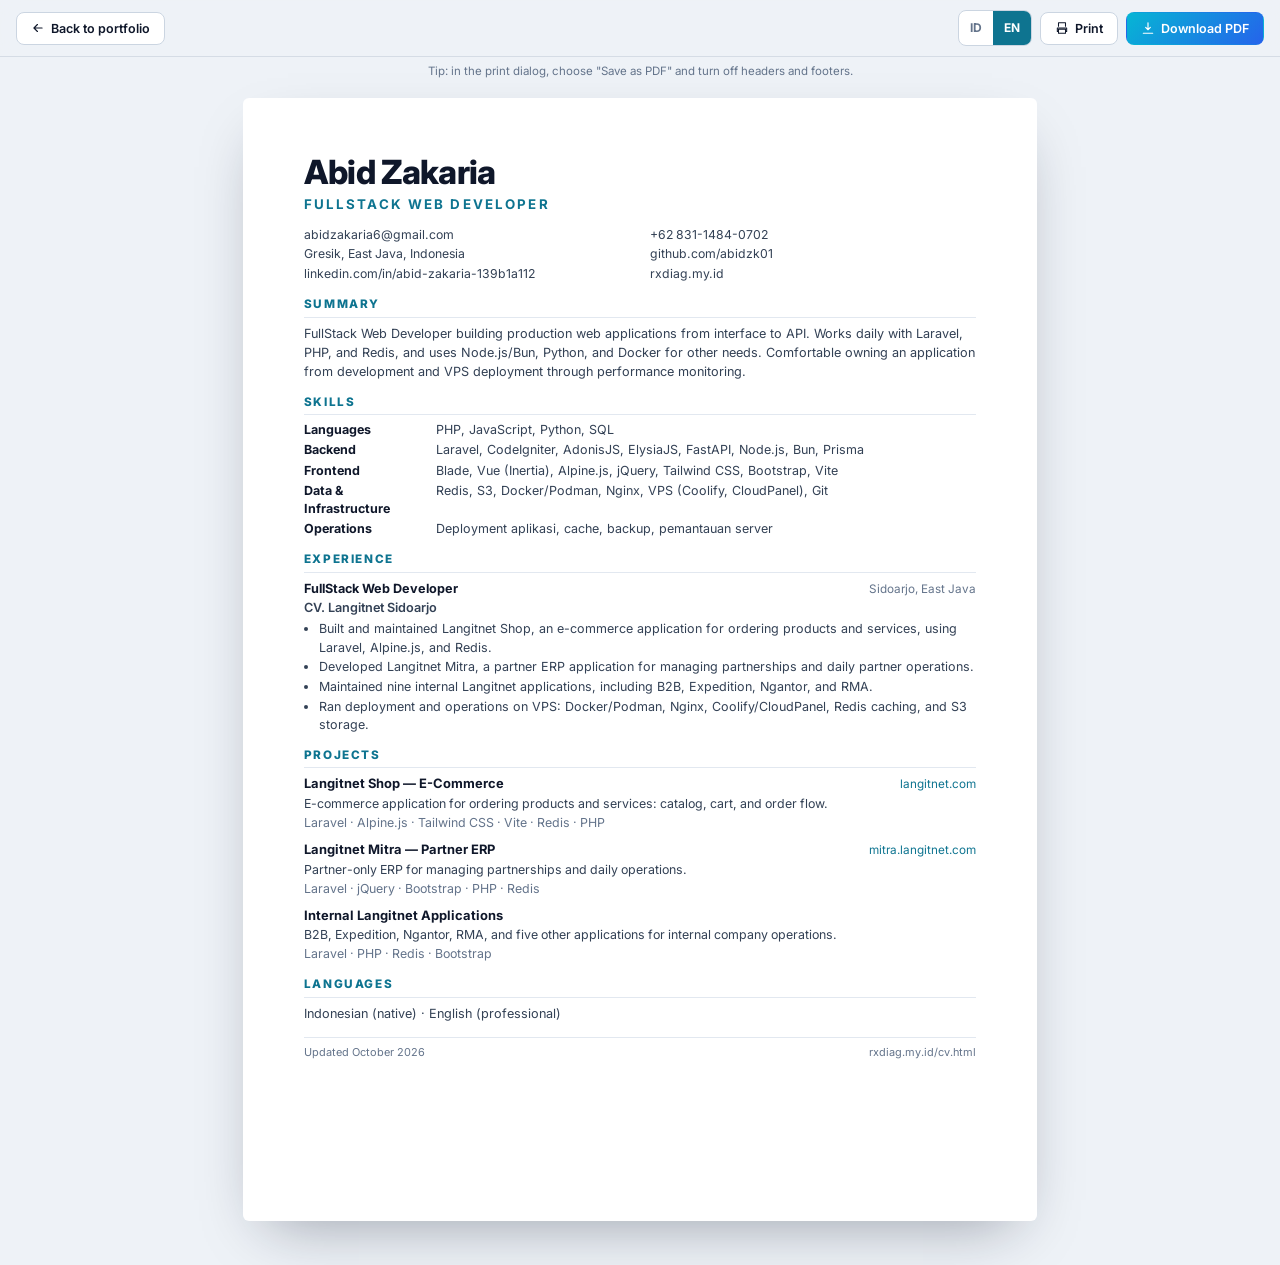
<file: cv.html>
<!DOCTYPE html>
<html lang="id" data-lang="id">
  <head>
    <meta charset="UTF-8" />
    <meta name="viewport" content="width=device-width, initial-scale=1.0" />

    <!-- ==================================================================
         HALAMAN CV
         Konten di halaman ini ditulis dua kali: teks Indonesia ada di
         markup (dipakai bila JavaScript mati), terjemahan ada di
         js/i18n.js pada kunci berawalan "cv.".

         Cara memperbarui isi CV:
           1. Ubah teks di bawah ini (versi Indonesia) DAN kunci "cv.*"
              yang sama di js/i18n.js (versi Inggris).
           2. Buka cv.html?lang=id dan cv.html?lang=en untuk memeriksa.
           3. Buat ulang PDF (lihat README, bagian "Halaman CV").
         ================================================================== -->
    <title data-i18n="cv.docTitle">CV — Abid Zakaria, FullStack Web Developer</title>
    <meta
      name="description"
      content="CV Abid Zakaria, FullStack Web Developer di CV. Langitnet Sidoarjo. Pengalaman, keahlian, dan proyek dalam satu halaman siap cetak."
    />
    <meta name="author" content="Abid Zakaria" />
    <meta name="robots" content="index, follow" />
    <link rel="canonical" href="https://abidzk01.github.io/cv.html" />

    <meta property="og:type" content="article" />
    <meta property="og:title" content="CV — Abid Zakaria, FullStack Web Developer" data-i18n-attr="content:cv.docTitle" />
    <meta
      property="og:description"
      content="CV Abid Zakaria, FullStack Web Developer di CV. Langitnet Sidoarjo."
    />
    <meta property="og:url" content="https://abidzk01.github.io/cv.html" />
    <meta property="og:image" content="https://abidzk01.github.io/images/og-image.png" />
    <meta name="twitter:card" content="summary_large_image" />

    <link rel="icon" href="images/favicon.ico" sizes="any" />
    <link rel="icon" type="image/svg+xml" href="images/favicon.svg" />
    <link rel="apple-touch-icon" href="images/apple-touch-icon.png" />

    <link rel="preconnect" href="https://fonts.googleapis.com" />
    <link rel="preconnect" href="https://fonts.gstatic.com" crossorigin />
    <link
      href="https://fonts.googleapis.com/css2?family=Inter:wght@400;500;600;700;800&display=swap"
      rel="stylesheet"
    />

    <!-- Terapkan tema & bahasa sebelum render supaya tidak berkedip -->
    <script>
      (function () {
        try {
          var stored = localStorage.getItem('profile-theme');
          var isDark =
            stored === 'dark' ||
            (!stored && window.matchMedia('(prefers-color-scheme: dark)').matches);
          if (isDark) document.documentElement.classList.add('dark');
        } catch (e) {}
      })();
    </script>

    <link rel="stylesheet" href="css/cv.css" />
  </head>

  <body>
    <!-- ================================================================
         BILAH AKSI (tidak ikut tercetak)
         ================================================================ -->
    <div class="cv-actions">
      <a href="index.html" class="cv-btn">
        <svg width="14" height="14" fill="none" stroke="currentColor" stroke-width="2" viewBox="0 0 24 24" aria-hidden="true">
          <path stroke-linecap="round" stroke-linejoin="round" d="M19 12H5m0 0l6-6m-6 6l6 6" />
        </svg>
        <span data-i18n="cv.backToPortfolio">Kembali ke portofolio</span>
      </a>

      <div class="cv-actions__group">
        <div class="cv-lang" role="group" aria-label="Pilih bahasa" data-i18n-attr="aria-label:nav.langLabel">
          <button type="button" data-lang-btn="id" aria-pressed="true">ID</button>
          <button type="button" data-lang-btn="en" aria-pressed="false">EN</button>
        </div>

        <button type="button" class="cv-btn" id="cv-print">
          <svg width="14" height="14" fill="none" stroke="currentColor" stroke-width="1.8" viewBox="0 0 24 24" aria-hidden="true">
            <path stroke-linecap="round" stroke-linejoin="round" d="M6 9V3h12v6M6 18H4v-6h16v6h-2M6 14h12v7H6z" />
          </svg>
          <span data-i18n="cv.print">Cetak</span>
        </button>

        <a href="cv.pdf" download class="cv-btn cv-btn--primary" id="cv-download">
          <svg width="14" height="14" fill="none" stroke="currentColor" stroke-width="2" viewBox="0 0 24 24" aria-hidden="true">
            <path stroke-linecap="round" stroke-linejoin="round" d="M12 3v12m0 0l-4-4m4 4l4-4M4 21h16" />
          </svg>
          <span data-i18n="cv.downloadPdf">Unduh PDF</span>
        </a>
      </div>
    </div>

    <p class="cv-hint" data-i18n="cv.printHint">
      Tips: pada dialog cetak, pilih "Simpan sebagai PDF" dan matikan header/footer.
    </p>

    <!-- ================================================================
         LEMBAR CV
         ================================================================ -->
    <main class="sheet">
      <header>
        <h1 class="cv-name">Abid Zakaria</h1>
        <p class="cv-role" data-i18n="cv.role">FullStack Web Developer</p>

        <ul class="cv-contact">
          <li><a href="mailto:abidzakaria6@gmail.com">abidzakaria6@gmail.com</a></li>
          <li><a href="tel:+6283114840702">+62 831-1484-0702</a></li>
          <li data-i18n="cv.location">Gresik, Jawa Timur, Indonesia</li>
          <li><a href="https://github.com/abidzk01">github.com/abidzk01</a></li>
          <li>
            <a href="https://www.linkedin.com/in/abid-zakaria-139b1a112">
              linkedin.com/in/abid-zakaria-139b1a112
            </a>
          </li>
          <li><a href="https://rxdiag.my.id">rxdiag.my.id</a></li>
        </ul>
      </header>

      <!-- RINGKASAN -->
      <section class="cv-section">
        <h2 data-i18n="cv.summary">Ringkasan</h2>
        <p data-i18n="cv.summaryText">
          FullStack Web Developer yang membangun aplikasi web produksi dari antarmuka sampai API.
          Sehari-hari bekerja dengan Laravel, PHP, dan Redis, serta memakai Node.js/Bun, Python, dan
          Docker untuk kebutuhan lain. Terbiasa menangani aplikasi sejak pengembangan, deployment di
          VPS, sampai pemantauan performa.
        </p>
      </section>

      <!-- KEAHLIAN -->
      <section class="cv-section">
        <h2 data-i18n="cv.skills">Keahlian</h2>
        <dl class="cv-skills">
          <dt data-i18n="cv.skillsLang">Bahasa</dt>
          <dd>PHP, JavaScript, Python, SQL</dd>

          <dt data-i18n="cv.skillsBackend">Backend</dt>
          <dd>Laravel, CodeIgniter, AdonisJS, ElysiaJS, FastAPI, Node.js, Bun, Prisma</dd>

          <dt data-i18n="cv.skillsFrontend">Frontend</dt>
          <dd>Blade, Vue (Inertia), Alpine.js, jQuery, Tailwind CSS, Bootstrap, Vite</dd>

          <dt data-i18n="cv.skillsData">Data &amp; Infrastruktur</dt>
          <dd>Redis, S3, Docker/Podman, Nginx, VPS (Coolify, CloudPanel), Git</dd>

          <dt data-i18n="cv.skillsTools">Alat &amp; Operasional</dt>
          <dd>Deployment aplikasi, cache, backup, pemantauan server</dd>
        </dl>
      </section>

      <!-- PENGALAMAN KERJA -->
      <section class="cv-section">
        <h2 data-i18n="cv.experience">Pengalaman Kerja</h2>

        <article class="cv-entry">
          <div class="cv-entry__head">
            <p class="cv-entry__title" data-i18n="cv.expRole">FullStack Web Developer</p>
            <!-- Tanggal mulai belum dicantumkan. Ganti isi span di bawah
                 dengan periode kerja, mis. "2024 — sekarang". -->
            <span class="cv-entry__meta" data-i18n="cv.expPeriod">Sidoarjo, Jawa Timur</span>
          </div>
          <p class="cv-entry__sub" data-i18n="cv.expCompany">CV. Langitnet Sidoarjo</p>
          <ul class="cv-list">
            <li data-i18n="cv.expB1">
              Membangun dan merawat Langitnet Shop, aplikasi e-commerce untuk pemesanan produk dan
              layanan, dengan Laravel, Alpine.js, dan Redis.
            </li>
            <li data-i18n="cv.expB2">
              Mengembangkan Langitnet Mitra, aplikasi ERP kemitraan untuk mengelola kemitraan dan
              operasional harian mitra.
            </li>
            <li data-i18n="cv.expB3">
              Menangani sembilan aplikasi internal Langitnet, termasuk B2B, Expedition, Ngantor, dan
              RMA.
            </li>
            <li data-i18n="cv.expB4">
              Menjalankan deployment dan operasional di VPS: Docker/Podman, Nginx,
              Coolify/CloudPanel, cache Redis, dan penyimpanan S3.
            </li>
          </ul>
        </article>
      </section>

      <!-- PROYEK -->
      <section class="cv-section">
        <h2 data-i18n="cv.projects">Proyek</h2>

        <article class="cv-project">
          <div class="cv-project__head">
            <span class="cv-project__name" data-i18n="cv.proj1Name">Langitnet Shop — E-Commerce</span>
            <a class="cv-project__link" href="https://langitnet.com">langitnet.com</a>
          </div>
          <p data-i18n="cv.proj1Desc">
            Aplikasi e-commerce untuk pemesanan produk dan layanan: katalog, keranjang, dan proses
            pesanan.
          </p>
          <p class="cv-project__stack">Laravel · Alpine.js · Tailwind CSS · Vite · Redis · PHP</p>
        </article>

        <article class="cv-project">
          <div class="cv-project__head">
            <span class="cv-project__name" data-i18n="cv.proj2Name">Langitnet Mitra — ERP Kemitraan</span>
            <a class="cv-project__link" href="https://mitra.langitnet.com">mitra.langitnet.com</a>
          </div>
          <p data-i18n="cv.proj2Desc">
            ERP khusus mitra untuk mengelola kemitraan dan operasional harian.
          </p>
          <p class="cv-project__stack">Laravel · jQuery · Bootstrap · PHP · Redis</p>
        </article>

        <article class="cv-project">
          <div class="cv-project__head">
            <span class="cv-project__name" data-i18n="cv.proj3Name">Aplikasi Internal Langitnet</span>
          </div>
          <p data-i18n="cv.proj3Desc">
            B2B, Expedition, Ngantor, RMA, dan lima aplikasi lain untuk operasional internal
            perusahaan.
          </p>
          <p class="cv-project__stack">Laravel · PHP · Redis · Bootstrap</p>
        </article>
      </section>

      <!-- ================================================================
           PENDIDIKAN
           Disembunyikan karena datanya belum tersedia. Isi nama kampus,
           jurusan, dan tahun, lalu HAPUS atribut "hidden" di bawah ini.
           ================================================================ -->
      <section class="cv-section" id="education" hidden>
        <h2 data-i18n="cv.education">Pendidikan</h2>
        <article class="cv-entry">
          <div class="cv-entry__head">
            <p class="cv-entry__title">Nama Kampus</p>
            <span class="cv-entry__meta">Tahun masuk — tahun lulus</span>
          </div>
          <p class="cv-entry__sub">Program studi / jurusan</p>
        </article>
      </section>

      <!-- ================================================================
           SERTIFIKASI & PELATIHAN
           Hapus atribut "hidden" setelah diisi.
           ================================================================ -->
      <section class="cv-section" id="certifications" hidden>
        <h2 data-i18n="cv.certifications">Sertifikasi &amp; Pelatihan</h2>
        <article class="cv-entry">
          <div class="cv-entry__head">
            <p class="cv-entry__title">Nama sertifikasi</p>
            <span class="cv-entry__meta">Tahun</span>
          </div>
          <p class="cv-entry__sub">Penerbit</p>
        </article>
      </section>

      <!-- BAHASA -->
      <section class="cv-section">
        <h2 data-i18n="cv.languages">Bahasa</h2>
        <p data-i18n="cv.languagesValue">Indonesia (native) · Inggris (profesional)</p>
      </section>

      <footer class="cv-foot">
        <span data-i18n="cv.updated">Diperbarui Oktober 2026</span>
        <span>rxdiag.my.id/cv.html</span>
      </footer>
    </main>

    <!-- Kamus bahasa dipakai bersama dengan index.html agar terjemahan dan
         pilihan bahasa tetap sinkron di kedua halaman. -->
    <script src="js/i18n.js"></script>
    <script src="js/main.js" defer></script>
    <script>
      (function () {
        'use strict';

        // Dukungan ?lang=id / ?lang=en, berguna saat membuat PDF otomatis.
        var params = new URLSearchParams(window.location.search);
        var requested = params.get('lang');
        if (requested && window.I18N) window.I18N.set(requested);

        // Tombol cetak.
        var printBtn = document.getElementById('cv-print');
        if (printBtn) printBtn.addEventListener('click', function () { window.print(); });

        // Tombol unduh menunjuk berkas PDF sesuai bahasa aktif.
        var download = document.getElementById('cv-download');
        function syncDownload() {
          if (!download) return;
          var lang = (window.I18N && window.I18N.current && window.I18N.current()) || 'id';
          download.setAttribute('href', lang === 'en' ? 'cv-en.pdf' : 'cv.pdf');
        }
        syncDownload();
        document.addEventListener('langchange', syncDownload);
      })();
    </script>
  </body>
</html>
</file>
<file: css/cv.css>
/* ==========================================================================
   cv.css
   Gaya khusus halaman CV (cv.html).

   Prinsip:
   - Print-first: ukuran A4, margin cetak, dan pemenggalan halaman yang rapi.
   - Kertas selalu putih (termasuk saat mode gelap) supaya hasil cetak/PDF
     sama persis dengan yang terlihat di layar.
   - Tidak memakai Tailwind, jadi halaman ini tetap rapi walau CDN diblokir
     atau sedang offline.

   Bagian:
   1. Variabel & dasar
   2. Bilah aksi (hanya tampil di layar)
   3. Lembar A4
   4. Kepala CV
   5. Section umum
   6. Keahlian
   7. Pengalaman & proyek
   8. Footer lembar
   9. Responsif
   10. Aturan cetak
   ========================================================================== */

/* --------------------------------------------------------------------------
   1. Variabel & dasar
   -------------------------------------------------------------------------- */
:root {
  --cv-ink: #0f172a;
  --cv-body: #334155;
  --cv-muted: #64748b;
  --cv-line: #e2e8f0;
  --cv-accent: #0e7490;
  --cv-paper: #ffffff;
  --cv-shell: #eef2f7;
  --cv-border: #cbd5e1;
}

html.dark {
  --cv-shell: #020617;
  --cv-border: #334155;
}

* {
  box-sizing: border-box;
}

body {
  margin: 0;
  background-color: var(--cv-shell);
  color: var(--cv-body);
  font-family: 'Inter', ui-sans-serif, system-ui, -apple-system, 'Segoe UI', Roboto, sans-serif;
  font-size: 10pt;
  line-height: 1.5;
  -webkit-font-smoothing: antialiased;
  text-rendering: optimizeLegibility;
}

a {
  color: inherit;
}

/* --------------------------------------------------------------------------
   2. Bilah aksi (hanya tampil di layar)
   -------------------------------------------------------------------------- */
.cv-actions {
  position: sticky;
  top: 0;
  z-index: 10;
  display: flex;
  flex-wrap: wrap;
  align-items: center;
  justify-content: space-between;
  gap: 10px 16px;
  padding: 10px 16px;
  border-bottom: 1px solid rgba(148, 163, 184, 0.28);
  background-color: rgba(238, 242, 247, 0.9);
  backdrop-filter: blur(10px);
}

html.dark .cv-actions {
  background-color: rgba(2, 6, 23, 0.85);
  border-bottom-color: rgba(148, 163, 184, 0.18);
}

.cv-actions__group {
  display: flex;
  align-items: center;
  gap: 8px;
}

.cv-btn {
  display: inline-flex;
  align-items: center;
  gap: 6px;
  padding: 8px 14px;
  border: 1px solid var(--cv-border);
  border-radius: 8px;
  background-color: #ffffff;
  color: var(--cv-ink);
  font: inherit;
  font-size: 12.5px;
  font-weight: 600;
  line-height: 1.2;
  text-decoration: none;
  cursor: pointer;
  transition: border-color 0.15s ease, color 0.15s ease, transform 0.15s ease;
}

.cv-btn:hover {
  border-color: var(--cv-accent);
  color: var(--cv-accent);
}

.cv-btn:focus-visible,
.cv-lang button:focus-visible {
  outline: 2px solid var(--cv-accent);
  outline-offset: 2px;
}

html.dark .cv-btn {
  background-color: #0f172a;
  color: #e2e8f0;
}

.cv-btn--primary {
  border-color: transparent;
  background-image: linear-gradient(135deg, #06b6d4, #2563eb);
  color: #ffffff;
}

.cv-btn--primary:hover {
  color: #ffffff;
  filter: brightness(1.06);
  transform: translateY(-1px);
}

.cv-lang {
  display: inline-flex;
  overflow: hidden;
  border: 1px solid var(--cv-border);
  border-radius: 8px;
  background-color: #ffffff;
}

html.dark .cv-lang {
  background-color: #0f172a;
}

.cv-lang button {
  border: 0;
  padding: 8px 11px;
  background: transparent;
  color: var(--cv-muted);
  font: inherit;
  font-size: 12px;
  font-weight: 700;
  cursor: pointer;
}

.cv-lang button[aria-pressed='true'] {
  background-color: var(--cv-accent);
  color: #ffffff;
}

.cv-hint {
  margin: 0;
  padding: 6px 16px 0;
  color: var(--cv-muted);
  font-size: 11.5px;
  text-align: center;
}

html.dark .cv-hint {
  color: #94a3b8;
}

/* --------------------------------------------------------------------------
   3. Lembar A4
   -------------------------------------------------------------------------- */
.sheet {
  width: 210mm;
  min-height: 297mm;
  margin: 18px auto 44px;
  padding: 15mm 16mm 12mm;
  border-radius: 6px;
  background-color: var(--cv-paper);
  box-shadow: 0 24px 60px -24px rgba(15, 23, 42, 0.4);
}

/* --------------------------------------------------------------------------
   4. Kepala CV
   -------------------------------------------------------------------------- */
.cv-name {
  margin: 0;
  color: var(--cv-ink);
  font-size: 25pt;
  font-weight: 800;
  letter-spacing: -0.02em;
  line-height: 1.05;
}

.cv-role {
  margin: 5px 0 0;
  color: var(--cv-accent);
  font-size: 10pt;
  font-weight: 700;
  letter-spacing: 0.16em;
  text-transform: uppercase;
}

.cv-contact {
  display: grid;
  grid-template-columns: 1fr 1fr;
  gap: 1px 20px;
  margin: 11px 0 0;
  padding: 0;
  list-style: none;
  font-size: 9.2pt;
  color: var(--cv-body);
  overflow-wrap: anywhere;
}

.cv-contact a {
  text-decoration: none;
  border-bottom: 1px solid transparent;
}

.cv-contact a:hover {
  border-bottom-color: currentColor;
}

/* --------------------------------------------------------------------------
   5. Section umum
   -------------------------------------------------------------------------- */
.cv-section {
  margin-top: 13px;
}

.cv-section > h2 {
  margin: 0 0 6px;
  padding-bottom: 3px;
  border-bottom: 1px solid var(--cv-line);
  color: var(--cv-accent);
  font-size: 8.8pt;
  font-weight: 800;
  letter-spacing: 0.14em;
  text-transform: uppercase;
}

.cv-section p {
  margin: 0;
  font-size: 9.5pt;
  line-height: 1.5;
}

/* --------------------------------------------------------------------------
   6. Keahlian
   -------------------------------------------------------------------------- */
.cv-skills {
  display: grid;
  grid-template-columns: 33mm 1fr;
  gap: 2px 8px;
  margin: 0;
  font-size: 9.4pt;
  line-height: 1.45;
}

.cv-skills dt {
  color: var(--cv-ink);
  font-weight: 700;
}

.cv-skills dd {
  margin: 0;
  min-width: 0;
  overflow-wrap: anywhere;
}

/* --------------------------------------------------------------------------
   7. Pengalaman & proyek
   -------------------------------------------------------------------------- */
.cv-entry {
  margin-bottom: 9px;
}

.cv-entry:last-child {
  margin-bottom: 0;
}

.cv-entry__head {
  display: flex;
  align-items: baseline;
  justify-content: space-between;
  gap: 12px;
}

.cv-entry__title {
  margin: 0;
  color: var(--cv-ink);
  font-size: 10.2pt;
  font-weight: 700;
  line-height: 1.3;
}

.cv-entry__meta {
  flex-shrink: 0;
  color: var(--cv-muted);
  font-size: 8.8pt;
  white-space: nowrap;
}

.cv-entry__sub {
  margin: 1px 0 0;
  color: var(--cv-body);
  font-size: 9.4pt;
  font-weight: 600;
}

.cv-list {
  margin: 3px 0 0;
  padding-left: 15px;
  font-size: 9.4pt;
  line-height: 1.45;
}

.cv-list li {
  margin-bottom: 1.5px;
}

.cv-list li:last-child {
  margin-bottom: 0;
}

.cv-project {
  margin-bottom: 8px;
}

.cv-project:last-child {
  margin-bottom: 0;
}

.cv-project__head {
  display: flex;
  align-items: baseline;
  justify-content: space-between;
  gap: 10px;
}

.cv-project__name {
  color: var(--cv-ink);
  font-size: 9.7pt;
  font-weight: 700;
}

.cv-project__link {
  flex-shrink: 0;
  color: var(--cv-accent);
  font-size: 8.8pt;
  text-decoration: none;
}

.cv-project__link:hover {
  text-decoration: underline;
}

.cv-project p {
  margin: 1px 0 0;
  font-size: 9.3pt;
  line-height: 1.45;
}

.cv-project__stack {
  color: var(--cv-muted);
  font-size: 8.6pt;
}

/* --------------------------------------------------------------------------
   8. Footer lembar
   -------------------------------------------------------------------------- */
.cv-foot {
  display: flex;
  justify-content: space-between;
  gap: 12px;
  margin-top: 14px;
  padding-top: 6px;
  border-top: 1px solid var(--cv-line);
  color: var(--cv-muted);
  font-size: 8.2pt;
}

/* --------------------------------------------------------------------------
   9. Responsif
   -------------------------------------------------------------------------- */
@media screen and (max-width: 820px) {
  .sheet {
    width: auto;
    min-height: 0;
    margin: 14px 12px 30px;
    padding: 24px 20px;
    border-radius: 10px;
  }

  .cv-contact {
    grid-template-columns: 1fr;
    gap: 2px;
  }

  .cv-skills {
    grid-template-columns: 1fr;
    gap: 1px;
  }

  .cv-skills dt {
    margin-top: 7px;
  }

  .cv-skills dt:first-of-type {
    margin-top: 0;
  }

  .cv-entry__head,
  .cv-project__head {
    flex-direction: column;
    gap: 0;
  }

  .cv-entry__meta {
    white-space: normal;
  }

  .cv-name {
    font-size: 21pt;
  }
}

/* --------------------------------------------------------------------------
   10. Aturan cetak
   Kertas A4, tanpa elemen antarmuka, dan tanpa pemenggalan di tengah entri.
   -------------------------------------------------------------------------- */
@media print {
  @page {
    size: A4;
    margin: 11mm 13mm;
  }

  html,
  body {
    background: #ffffff !important;
  }

  .cv-actions,
  .cv-hint {
    display: none !important;
  }

  .sheet {
    width: auto;
    min-height: 0;
    margin: 0;
    padding: 0;
    border-radius: 0;
    box-shadow: none;
  }

  .cv-section,
  .cv-entry,
  .cv-project {
    break-inside: avoid;
  }

  .cv-entry__meta {
    white-space: normal;
  }

  a {
    color: inherit;
    text-decoration: none;
  }

  .cv-project__link {
    color: var(--cv-accent);
  }

  * {
    -webkit-print-color-adjust: exact;
    print-color-adjust: exact;
  }
}
</file>
